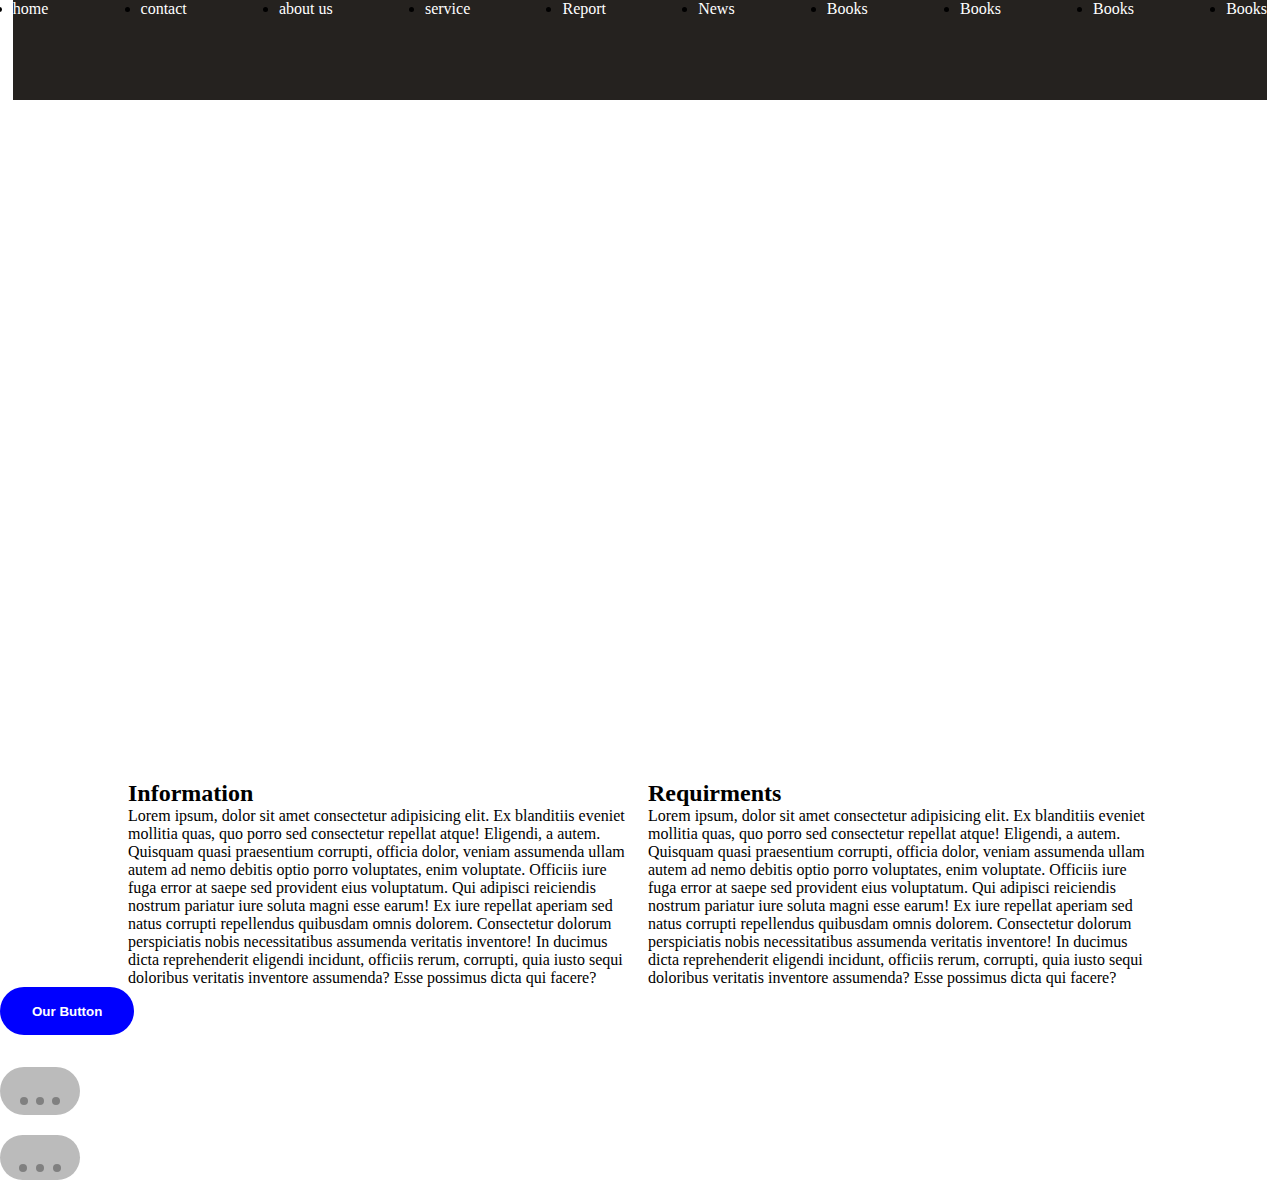
<file: index.html>
<!DOCTYPE html>
<html lang="en">
<head>
    <meta charset="UTF-8">
    <meta name="viewport" content="width=device-width, initial-scale=1.0">
    <title>Document</title>

    <style>
        *{
            box-sizing: border-box;
            margin: 0;
            padding: 0;
            /* background-color: blueviolet; */
        }

        .section{
            padding: 2rem 0;
            /* background-color: antiquewhite; */
        }

        .container{
            width: 80%;
            margin: 0 auto;
            max-width: 1440px;
            /* background-color: brown; */


        }

        .section.product-section{
            /* background-color: ; */
        }
        .products-section .container{
            display: grid;
            grid-template-columns: repeat(1, 1fr);
            gap: 1rem
        }
        .card{
            height: 300px;

            border-radius: 1rem;
            /* background-color: skyblue; */
            background-image: url(https://th.bing.com/th/id/R.0e3248681202fcf911cd50c0c9d42c0a?rik=UtU2WCwwvJ49lA&pid=ImgRaw&r=0);
            /* object-fit: cover; */
            background-repeat: no-repeat;
            background-size: cover;
            
            
        }

        @media screen and (min-width: 660px) {
            
            .products-section .container{
                grid-template-columns: repeat(2, 1fr);
            }
            
        }
        @media screen and (min-width: 880px) {
            
            .products-section .container{
                grid-template-columns: repeat(3, 1fr);
            }
            
        }
        @media screen and (min-width: 1020px) {
            
            .products-section .container{
                grid-template-columns: repeat(4, 1fr);
            }
            
        }
        @media screen and (min-width: 1440px) {
            
            .products-section .container{
                grid-template-columns: repeat(5, 1fr);
            }
            
        }
        .information-section .container{
            display: grid;
            grid-template-columns: repeat(1,1fr);
            gap: 1rem;
           

        }
        .information{
            /* background-color: bisque; */
            height: auto; 

        }
        .Requirements{

            /* background-color: bisque; */
            height: auto; 
        }
        @media screen and (min-width:660px){
            .information-section .container{
                grid-template-columns: repeat(1,1fr);
            }
        }
        @media screen and (min-width:770px){
            .information-section .container{
                grid-template-columns: repeat(2,1fr);
            }
        }
        .nav .container{
            background-color: rgb(37, 34, 31);
            width: 98%;
            height: 100px;
           
        }
        .nav-list {
            display: flex;
            justify-content: space-between;
            text-align: center;
          /* display: grid;
          grid-template-columns: repeat(1,1fr);
          gap: 1rem;
             */
        }
        /* @media screen and (min-width:600px){
            .nav-list .nav-item{
                grid-template-columns: repeat(4,1fr);
            } */
        
        .nav-link{
            color: white;
            text-decoration: none;
            
        }
        .btn{
            height: 3rem;
            padding:  0 2rem;
            background-color: blue;
            color:white;
            border-radius: 1000px;
            border: none;
            font-weight: bold;
            transition: all linear 200ms;
            margin-bottom: 2rem;
        }
        .btn:hover{
            background-color: blueviolet;
        }

        .message{
            height: 3rem;
            width: 80px;
            background-color: #bbb;
            border-radius: 1000px;
            padding: 0.625rem 1.25rem;
            display: flex;
            align-items: end;
            justify-content: space-between;
            margin-bottom: 20px;
        }

        .bubble{
            background-color: gray;
            height: 8px;
            width: 8px;
            border-radius: 50%;
            animation: jump linear 700ms infinite;
        }
        .bubble:nth-child(2){
            animation-delay: 200ms;
        }
        .bubble:nth-child(3){
            animation-delay: 400ms;
        }

        @keyframes jump{
            /* 0%{
                background-color: red;
            }
            100%{
                background-color: blue;
            } */
             0%, 60%, 100%{
                transform: translateY(0px);
            }
            50%{
                transform: translateY(-10px);
            } 
        }
        .message-box{
            height: 45px;
            width: 80px;
            background-color: #bbb;
            border-radius: 1000px;
            display: flex;
            align-items: end;
            justify-content: space-between;
            padding: 0.5rem 1.2rem;
        }
        .bubbles{
            height: 8px;
            width: 8px;
            background-color: gray;
            border-radius: 1000px;
            animation: updown linear 800ms infinite;
        }
        .bubbles:nth-child(2){
            animation-delay: 250ms;
        }
        .bubbles:nth-child(3){
            animation-delay: 500ms;
        }
        @keyframes updown{
            0%, %60, 100%{
                transform: translateY(0px);

            }
            50%{
                transform: translateY(-10px);

            }
        }


    </style>
    
</head>

<body>
    <header class="header">
        <nav class="nav">
            <div class="container">
                <ul class="nav-list">
                    <li class="nav-item">
                        <a href="home" class="nav-link">home</a>
                    </li>
                    <li>
                        <a href="contact" class="nav-link">contact</a>
                    </li>
                    <li>
                        <a href="about us" class="nav-link">about us</a>
                    </li>
                    <li>
                        <a href="service" class="nav-link">service</a>
                    </li>
                    <li>
                        <a href="report" class="nav-link">Report</a>
                    </li>
                    <li>
                        <a href="news" class="nav-link">News</a>
                    </li>
                    <li>
                        <a href="books" class="nav-link">Books</a>
                    </li>
                    <li>
                        <a href="books" class="nav-link">Books</a>
                    </li>
                    <li>
                        <a href="books" class="nav-link">Books</a>
                    </li>
                    <li>
                        <a href="books" class="nav-link">Books</a>
                    </li>
                    
                </ul>
            </div>
        </nav>
    </header>
    <!-- media queries -->
    <section class="section products-section">
        <div class="container">
            <div class="card"></div>
            <div class="card"></div>
            <div class="card"></div>
            <div class="card"></div>
            <div class="card"></div>
          
        </div>
    </section>
    <section class="information-section">
        <div class="container">
            <div class="information">
                <h2>Information</h2>
                <p>Lorem ipsum, dolor sit amet consectetur adipisicing elit. Ex blanditiis eveniet mollitia quas, quo porro sed consectetur repellat atque! Eligendi, a autem. Quisquam quasi praesentium corrupti, officia dolor, veniam assumenda ullam autem ad nemo debitis optio porro voluptates, enim voluptate. Officiis iure fuga error at saepe sed provident eius voluptatum. Qui adipisci reiciendis nostrum pariatur iure soluta magni esse earum! Ex iure repellat aperiam sed natus corrupti repellendus quibusdam omnis dolorem. Consectetur dolorum perspiciatis nobis necessitatibus assumenda veritatis inventore! In ducimus dicta reprehenderit eligendi incidunt, officiis rerum, corrupti, quia iusto sequi doloribus veritatis inventore assumenda? Esse possimus dicta qui facere?</p>
            </div>
            <div class="Requirements">
                <h2>Requirments</h2>
                <p>Lorem ipsum, dolor sit amet consectetur adipisicing elit. Ex blanditiis eveniet mollitia quas, quo porro sed consectetur repellat atque! Eligendi, a autem. Quisquam quasi praesentium corrupti, officia dolor, veniam assumenda ullam autem ad nemo debitis optio porro voluptates, enim voluptate. Officiis iure fuga error at saepe sed provident eius voluptatum. Qui adipisci reiciendis nostrum pariatur iure soluta magni esse earum! Ex iure repellat aperiam sed natus corrupti repellendus quibusdam omnis dolorem. Consectetur dolorum perspiciatis nobis necessitatibus assumenda veritatis inventore! In ducimus dicta reprehenderit eligendi incidunt, officiis rerum, corrupti, quia iusto sequi doloribus veritatis inventore assumenda? Esse possimus dicta qui facere?</p>
            </div>
        </div>
    </section>

    <section>
        <button class="btn">Our Button</button>

        <div class="message">
            <div class="bubble"></div>
            <div class="bubble"></div>
            <div class="bubble"></div>
        </div>
        <div class="message-box">
            <div class="bubbles"></div>
            <div class="bubbles"></div>
            <div class="bubbles"></div>
        </div>
    </section>
</body>
</html>
</file>
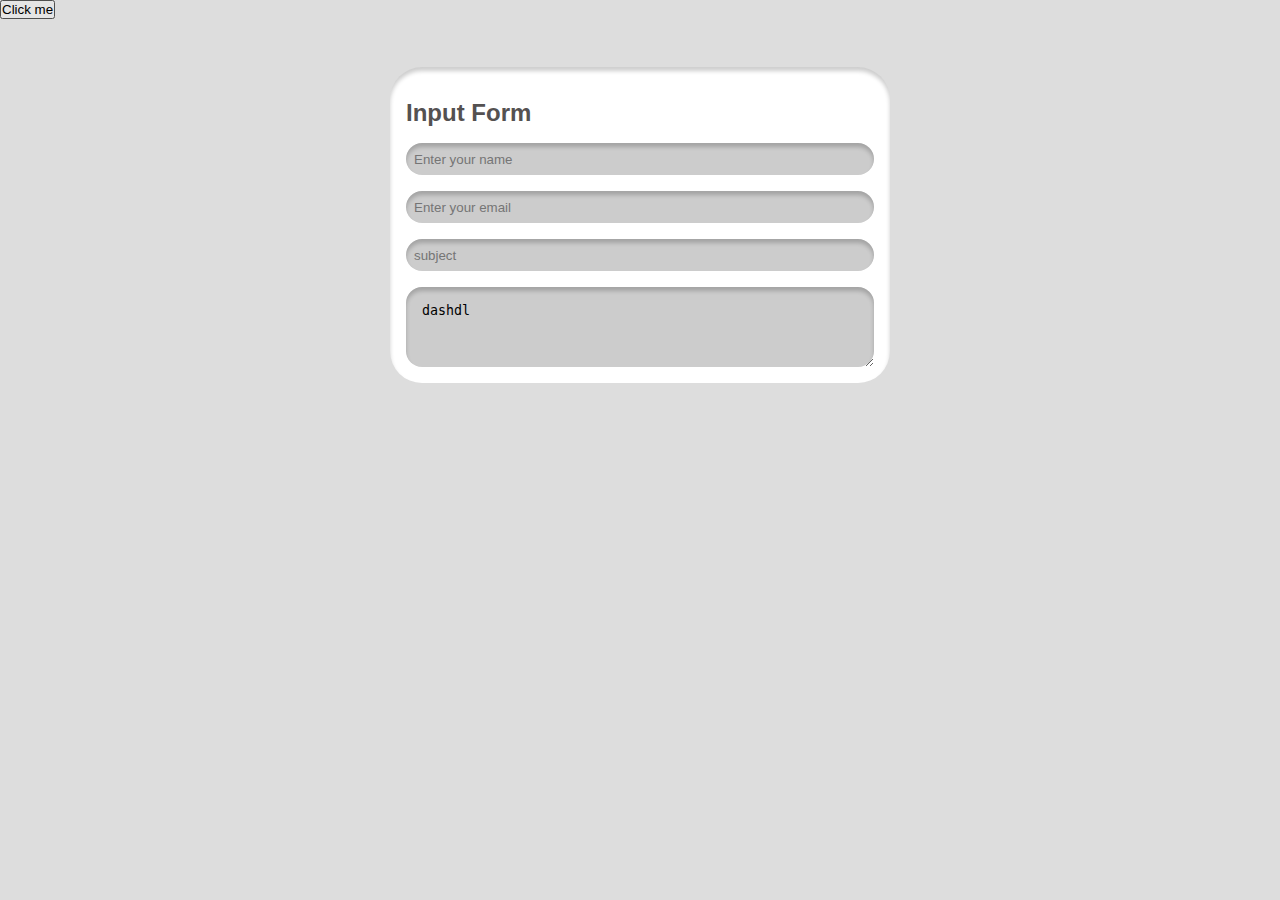
<file: card/form.html>
<!DOCTYPE html>
<html lang="en">
<head>
    <meta charset="UTF-8">
    <meta name="viewport" content="width=device-width, initial-scale=1.0">
    <title>Document</title>
    <style>

        *{
            margin: 0;
            padding: 0;
            box-sizing: border-box;
        }
        html,body{
            font-family: Arial;
            background-color: #ddd;
        }
        /* .user-form{
            padding: 1rem;
            padding-top: 2rem;
            border-radius: 1.5rem;
            box-shadow: 0 2px 4px 0 rgba(0,0,0,0.2);
            width: 500px;
            display: flex;
            flex-direction: column;
            gap:1rem;
            background-color: white;
            margin: 0 auto;
            margin-top: 3rem;
            margin-bottom: 3rem;
        } */
        /* input, textarea{
            border: none;
            padding: 0 1rem;
            background-color: #ccc;
            box-shadow: inset 0 2px 4px 0 rgba(0,0,0,0.2);
        } */
        /* input{
            border-radius: 1000px;
            height: 3rem;
        } */
        /* textarea{
            height: 6rem;
            border-radius: 1.5rem;
        } */
        /* h2{
            color: #444;
        } */
        .input-form{
            background-color: white;
            width: 500px;
            
            padding: 1rem;
            padding-top: 2rem;
            display: flex;
            flex-direction: column;
            gap: 1rem;
            box-shadow: inset 0 4px 4px 0 rgba(0,0, 0, 0.2);
            margin: 0 auto;
            margin-top: 3rem;
            border-radius: 2rem;

        }
        input{
            
            border-radius: 1rem;
            height: 2rem;
            padding: 0 0.5rem;
            
        }
        input,textarea{
            background-color: #ccc;
            border: none;
            box-shadow: inset 0 4px 4px 0 rgba(0, 0, 0, 0.2);
        }
        
        textarea{
            height: 5rem;
            border-radius: 1rem;
            padding: 1rem;
            outline: none;
            border:2px rgb(176, 46, 46);
        }
        h2{
            color: rgb(84, 81, 81);
        }

        input:focus{
            outline: none;

            
            
        }
    </style>
</head>
<body>
    <button>Click me</button>
    <form action="" class="user-form">
        <!-- intput control -->
        <!-- <div class="input-control">
            <label for="name">Name</label>
            <input type="text" id="name">
        </div> -->
        <!-- <h2>User form</h2>
        <input type="text" placeholder="Enter your name">
        <input type="email" placeholder="Enter your email">
        <input type="text" placeholder="Subject">
        <textarea name="message" id=""></textarea> -->

    </form>
    <form action="" class="input-form">
        <h2>Input Form</h2>
        <input type="text" placeholder="Enter your name">
        <input type="email" placeholder="Enter your email">
        <input type="text" placeholder="subject">
        <textarea name="message" id="">dashdl</textarea>
    </form>
</body>
</html>
</file>
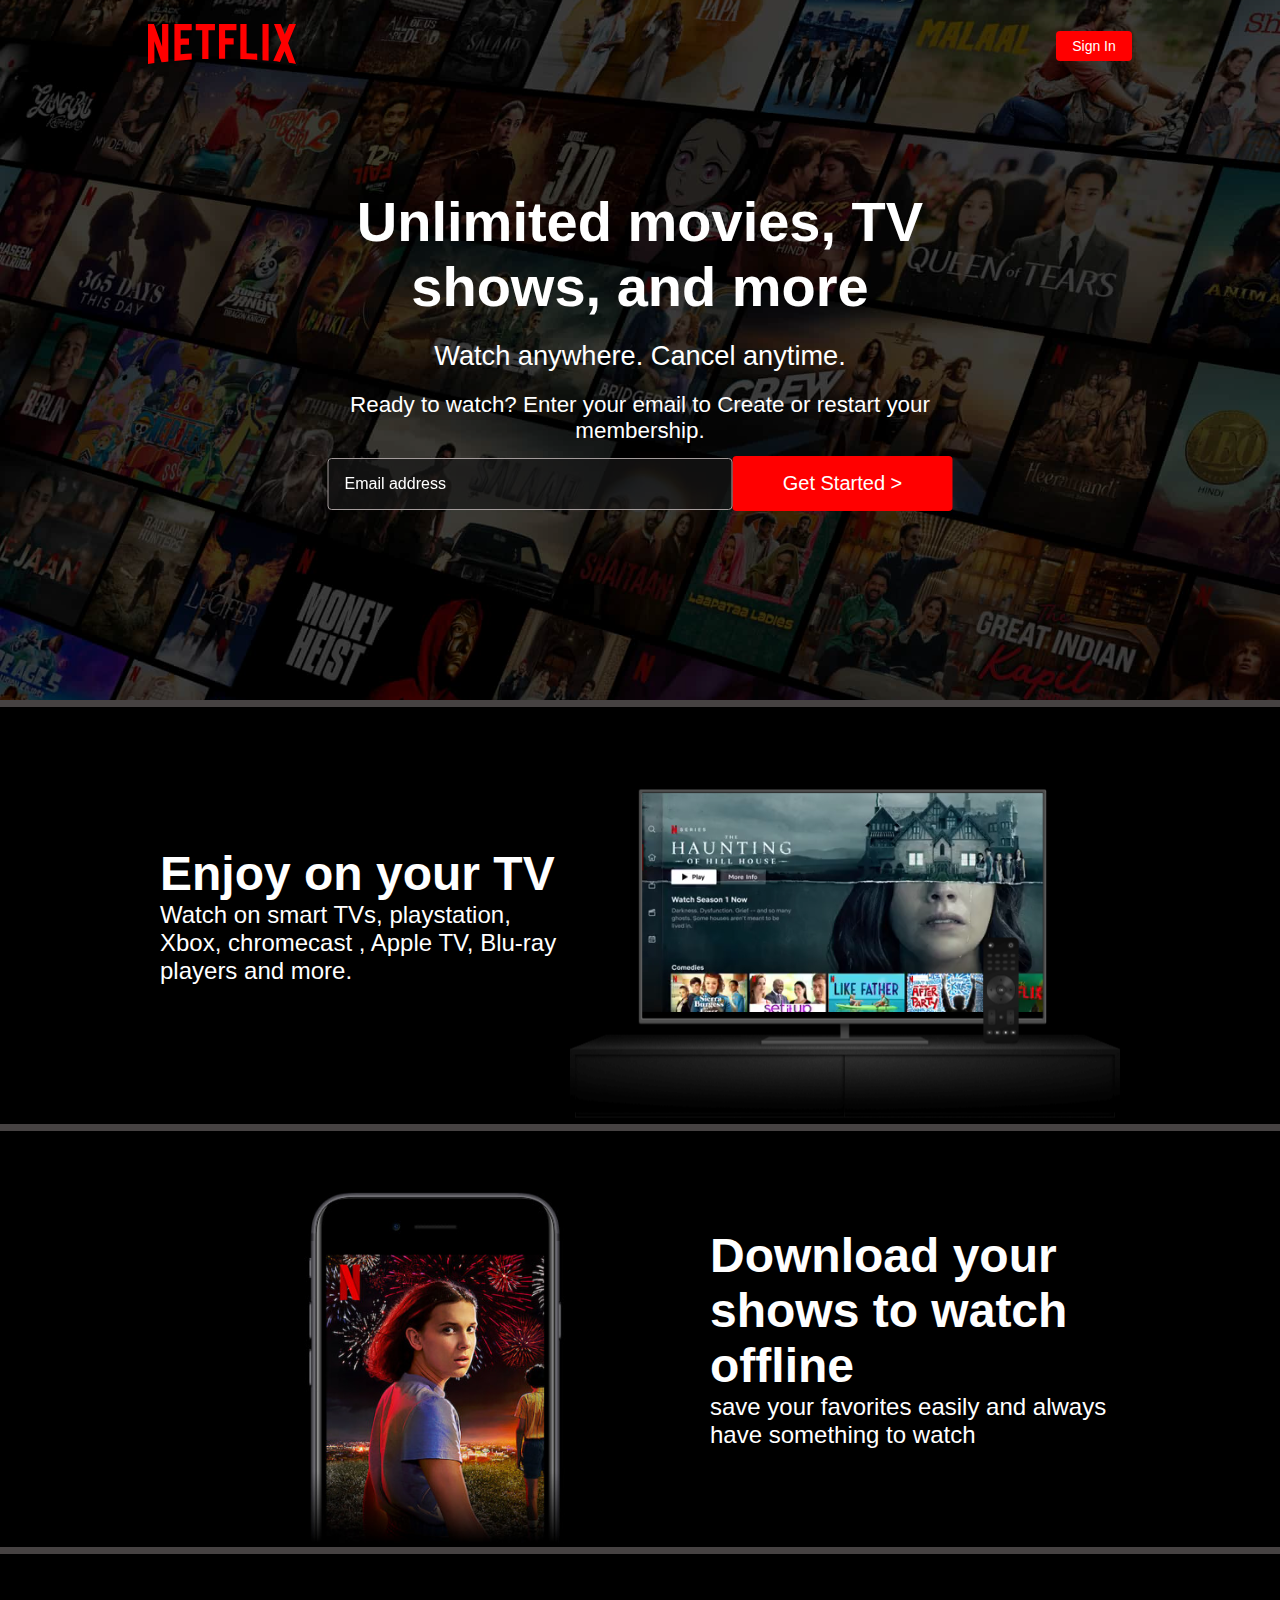
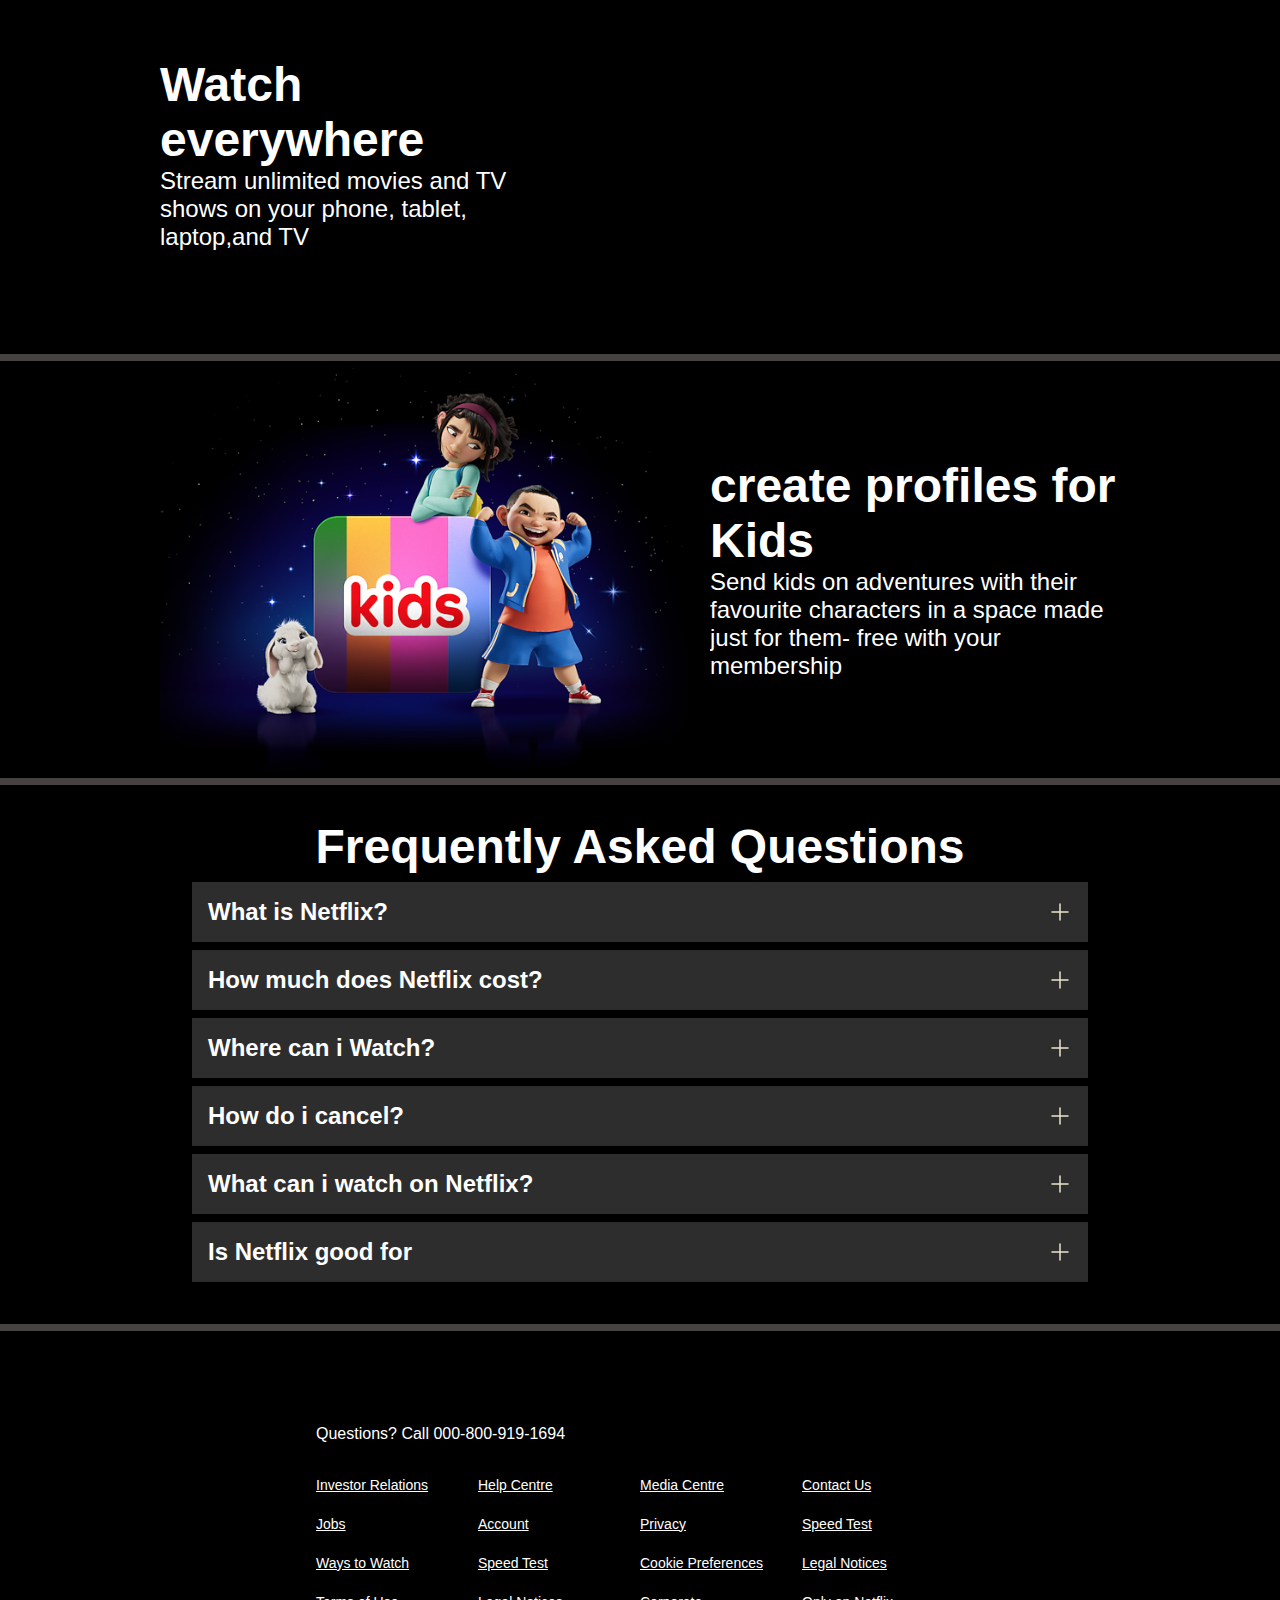
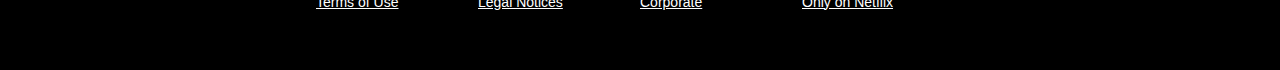
<file: project-1/NeflixClone.html>
<!DOCTYPE html>
<html lang="en">
<head>
    <meta charset="UTF-8">
    <meta name="viewport" content="width=device-width, initial-scale=1.0">
    <title>Netflix</title>
   <link rel="stylesheet" href="CloneStyle.css">
  
</head>
<body>
   <div class="main">
      <div class="main-shadow"></div>
      <header>
        <nav>
            <div class="logo">
              
                <img src="./assets/logo.svg" alt="">
    
            </div>
            <div class="sign-in-link">
                <a href="">Sign In</a>
            </div>
        </nav>
      <header>
      <div class="home">
            <h1>Unlimited movies, TV shows, and more</h1>
            <p>Watch anywhere. Cancel anytime.</p>
            <div class="form">
                <h3>Ready to watch? Enter your email  to Create or restart your membership.</h3>
                <div class="form-items">
                    <input type="email" class="email"  placeholder="Email address">
                    <button type="submit" id="get-start-button">Get Started &gt; </button>
                </div>
            </div>
      </div>
   </div>
   <div class="seperation"></div>
    <section class="first">
        <div>
            <h1>Enjoy on your TV</h1>
            <p>Watch on smart TVs, playstation, Xbox, chromecast , Apple TV, Blu-ray players and more.</p>  
        </div>
        <div class="secImg">
            <img src="./assets/images/tv.png" alt="">
            <video src="./assets/videos/video-tv-0819.m4v" autoplay muted loop></video>
        </div>
    </section>
    <div class="seperation"></div>
    <section class="first second">
        <div class="secImg">
            <img src="./assets/images/mobile-0819.jpg" alt="">
        </div>
        <div>
            <h1>Download your shows to watch offline</h1>
            <p>save your favorites easily and always have something to watch</p>
        </div>
    </section>
    <div class="seperation"></div>
    <section class="first third">
         <div>
            <h1>Watch everywhere</h1>
         <p>Stream unlimited movies and TV shows on your phone, tablet, laptop,and TV</p>
         </div>
         <div class="secImg">

         </div>
    </section>
    <div class="seperation">

    </div>
    <section class="first fourth">
        <div class="secImg">
            <img src="./assets/images/bg.jpg" alt="">
        </div>
        <div>
            
            <h1>create profiles for Kids</h1>
            <p>Send kids on adventures with their favourite characters in a space made just for them- free with your membership</p>

        </div>

    </section>
    <div class="seperation">
        
    </div>
    <section class="faq">
        <h1>Frequently Asked Questions</h1>
        
        <div class="Questions">
            <h4>What is Netflix?</h4>
            <svg width="24" height="24" viewBox="0 0 24 24" fill="white" xmlns="http://www.w3.org/2000/svg">
                <path d="M12 4V20" stroke="#141B34" stroke-width="1.5" stroke-linecap="round" stroke-linejoin="round" />
                <path d="M4 12H20" stroke="#141B34" stroke-width="1.5" stroke-linecap="round" stroke-linejoin="round" />
            </svg>
        </div>
        <div class="Questions">
            <h4>How much does Netflix cost?</h4>
            <svg width="24" height="24" viewBox="0 0 24 24" fill="white" xmlns="http://www.w3.org/2000/svg">
                <path d="M12 4V20" stroke="#141B34" stroke-width="1.5" stroke-linecap="round" stroke-linejoin="round" />
                <path d="M4 12H20" stroke="#141B34" stroke-width="1.5" stroke-linecap="round" stroke-linejoin="round" />
            </svg>
        </div>
        <div class="Questions">
            <h4>Where can i Watch?</h4>
            <svg width="24" height="24" viewBox="0 0 24 24" fill="white" xmlns="http://www.w3.org/2000/svg">
                <path d="M12 4V20" stroke="#141B34" stroke-width="1.5" stroke-linecap="round" stroke-linejoin="round" />
                <path d="M4 12H20" stroke="#141B34" stroke-width="1.5" stroke-linecap="round" stroke-linejoin="round" />
            </svg>
        </div>
        <div class="Questions">
            <h4>How do i cancel?</h4>
            <svg width="24" height="24" viewBox="0 0 24 24" fill="white" xmlns="http://www.w3.org/2000/svg">
                <path d="M12 4V20" stroke="#141B34" stroke-width="1.5" stroke-linecap="round" stroke-linejoin="round" />
                <path d="M4 12H20" stroke="#141B34" stroke-width="1.5" stroke-linecap="round" stroke-linejoin="round" />
            </svg>
        </div>
        <div class="Questions">
            <h4>What can i watch on Netflix?</h4>
            <svg width="24" height="24" viewBox="0 0 24 24" fill="white" xmlns="http://www.w3.org/2000/svg">
                <path d="M12 4V20" stroke="#141B34" stroke-width="1.5" stroke-linecap="round" stroke-linejoin="round" />
                <path d="M4 12H20" stroke="#141B34" stroke-width="1.5" stroke-linecap="round" stroke-linejoin="round" />
            </svg>
        </div>
        <div class="Questions">
            <h4>Is Netflix good for</h4>
            <svg width="24" height="24" viewBox="0 0 24 24" fill="white" xmlns="http://www.w3.org/2000/svg">
                <path d="M12 4V20" stroke="#141B34" stroke-width="1.5" stroke-linecap="round" stroke-linejoin="round" />
                <path d="M4 12H20" stroke="#141B34" stroke-width="1.5" stroke-linecap="round" stroke-linejoin="round" />
            </svg>
        </div>

    </section>
    <div class="seperation">

    </div>
    <footer>
       
        <div class="questions">
            Questions? Call 000-800-919-1694
        </div>
        <div class="footer">
            <div class="footer-item"> 
                <a href="faq">Investor Relations</a>
                <a href="faq">Jobs</a>
                <a href="faq">Ways to Watch</a>
                <a href="faq">Terms of Use</a>
            </div>

            <div class="footer-item"> 
                <a href="faq">Help Centre</a>
                <a href="faq">Account</a>
                <a href="faq">Speed Test</a>
                <a href="faq">Legal Notices</a>
            </div>
            <div class="footer-item">
                <a href="faq">Media Centre</a>
                <a href="faq">Privacy</a>
                <a href="faq">Cookie Preferences</a> 
                <a href="faq">Corporate</a>
            </div>

            <div class="footer-item">
                <a href="faq">Contact Us</a>
                <a href="faq">Speed Test</a> 
                <a href="faq">Legal Notices</a> 
                <a href="faq">Only on Netflix</a>
            </div>
        </div>

    </footer>
</body>
</html>
</file>
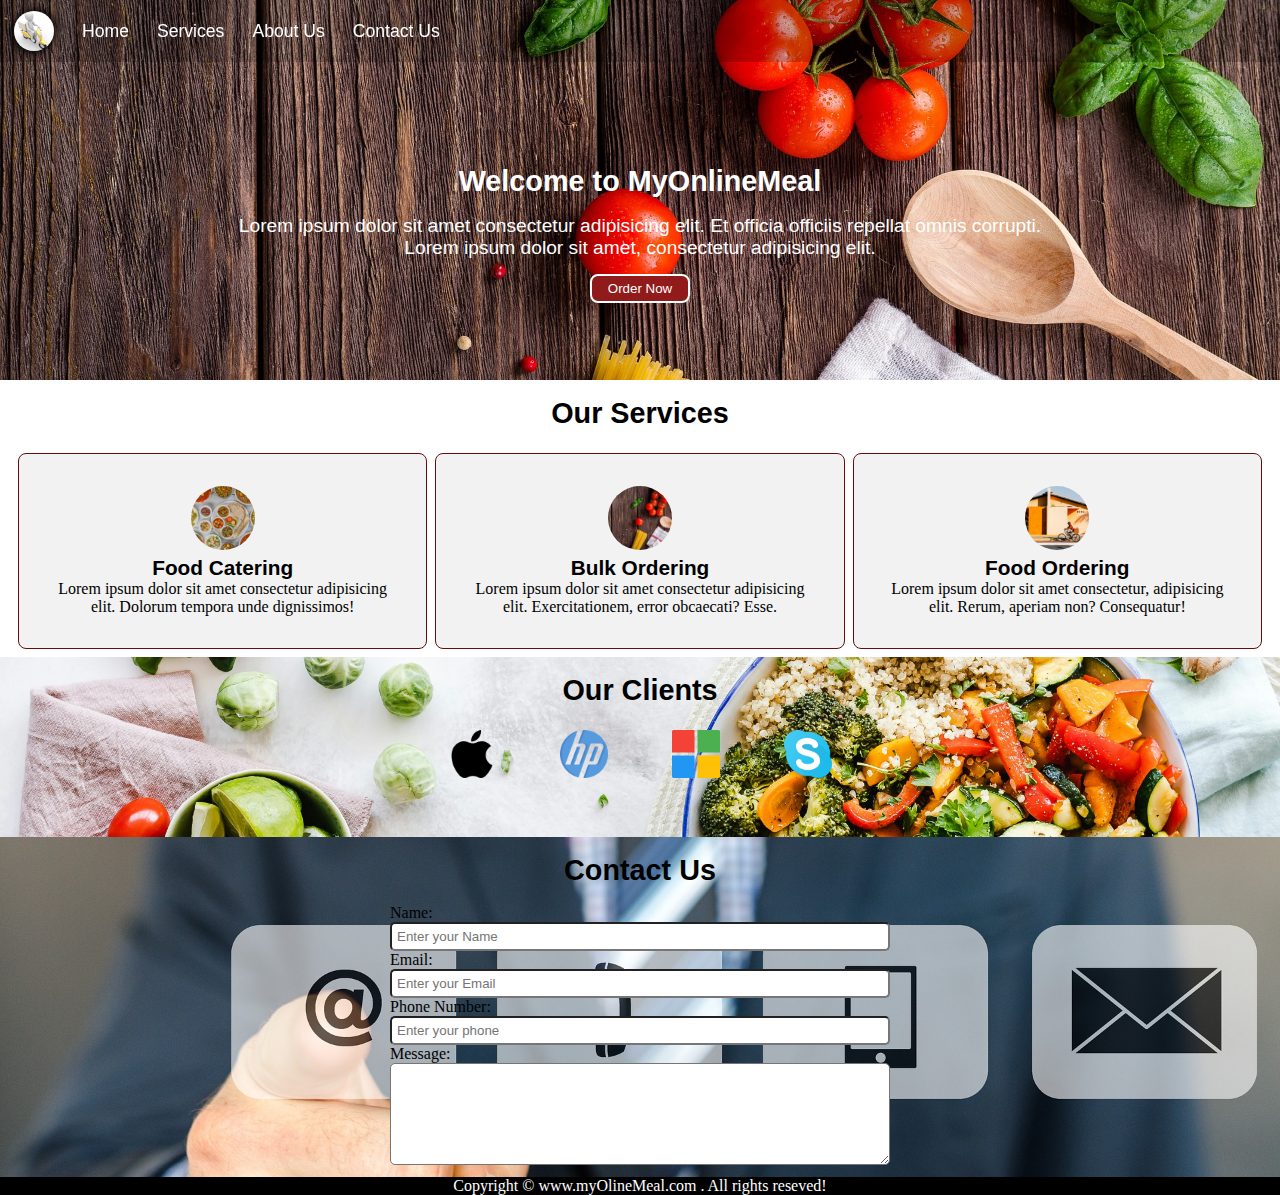
<file: project-2/pro.html>
<!DOCTYPE html>
<html lang="en">
<head>
    <meta charset="UTF-8">
    <meta name="viewport" content="width=device-width, initial-scale=1.0">
    <title>Best Oline Food Delivery Service in Nepal | MyOnlineMeal.com</title>
    <link rel="stylesheet" href="pro.css">
  
</head>
<body>

    <!-- navbar -->

    <nav id="navbar">
        <div id="logo">
            <img src="./img/scooter-1027351_1280.jpg" alt="">
        </div>
        <ul>
            <li class="item"><a href="">Home</a></li>
            <li class="item"><a href="">Services</a></li>
            <li class="item"><a href="">About Us</a></li>
            <li class="item"><a href="">Contact Us</a></li>
        </ul>
    </nav> 

    <!-- Home section -->
    <section id="home">
       <h1 class="h-primary">Welcome to MyOnlineMeal</h1>
       <p>Lorem ipsum dolor sit amet consectetur adipisicing elit. Et officia officiis repellat omnis corrupti.</p>
       <p>Lorem ipsum dolor sit amet, consectetur adipisicing elit.</p>
       <button class="button">Order Now</button>
     </section> 

     <!-- Services section -->

    <section id="services-container" >
        <h1 class="h-primary center" >Our Services</h1>
        <div id="services" >
            <div class="box" >
                <div class="img-div-1">
               </div>
                <h2 class="h-secondary center">Food Catering</h2>
                <p>Lorem ipsum dolor sit amet consectetur adipisicing elit. Dolorum tempora unde dignissimos!</p>
            </div>
            <div class="box">
                <div class="img-div-2">
                
                </div>
                <h2 class="h-secondary center">Bulk Ordering</h2>
                <p>Lorem ipsum dolor sit amet consectetur adipisicing elit. Exercitationem, error obcaecati? Esse.</p>
            </div>
            <div class="box">   
                <div class="img-divLast">
               
                </div>
                <h2 class="h-secondary center">Food Ordering</h2>
                <p>Lorem ipsum dolor sit amet consectetur, adipisicing elit. Rerum, aperiam non? Consequatur!</p>
            </div>
            
        </div>

    </section> 

    <!-- client section -->

    <section id="client-section">
        <h1 class="h-primary center">Our Clients</h1>
        <div id="client">
            <div class="clients-itmes">
                <img src="./img/apple.png" alt="">
            </div>
            <div class="clients-itmes">
                 <img src="./img/hp.png" alt="">
            </div>
            <div class="clients-itmes">
                 <img src="./img/microsoft.png" alt="">
            </div>
            <div class="clients-itmes">
                <img src="./img/social.png" alt="">
            </div>

        </div>
    </section>

    <!-- contact us section -->

    <section id="contact-us-section">
        <h1 class="h-primary center">Contact Us</h1>
        <div id="contact-us">
        <form action="">
            <div class="form-group">
                <label for="name">Name: </label>
                <input type="text" name="name" id="name" placeholder="Enter your Name">
            </div>
            <div class="form-group">
                <label for="email">Email: </label>
                <input type="email" name="name" id="email" placeholder="Enter your Email">
            </div>
            <div class="form-group">
                <label for="phone">Phone Number: </label>
                <input type="phone" name="name" id="phone" placeholder="Enter your phone">
            </div>
            <div class="form-group">
                <label for="message">Message: </label>
                <textarea name="message" id="message" cols="30" rows="6"></textarea>
            </div>
        </form>
          
        </div>
    </section>

    <!-- footer -->
    
    <footer id="footer">
        <div class="center">
            Copyright &copy; www.myOlineMeal.com . All rights reseved!
        </div>
    </footer>

   
</body>
</html>
</file>
<file: project-1/CloneStyle.css>
*{
    margin: 0;
    padding: 0;
    box-sizing: border-box;
}

:root{
    --main-bg-color:black;
    --main-text-color:white;
    --accent-color:red;
}

html,body{
        background-color: black; 
        font-family: Arial, Helvetica, sans-serif;
        color: var(--main-text-color);
        
 }
.main{
    background: url(./assets/images/home.jpg) no-repeat center center/cover;
    height: 700px;
    width: 100%;
    position: relative;
    
}
.main .main-shadow{
    position: absolute;
    background-color: black;
    height: 100%;
    width: 100%;
    opacity: 0.69;
    top: 0;
}

header{
    
    margin: 0px 48px;
    padding: 24px 100px;
}

nav{
    display: flex;
    justify-content:space-between;
    align-items: center;
}

nav .logo{
    width: 30%;
    z-index: 10;
}

nav .logo img{
    height: 40px;
    object-fit: cover;
    
}

nav .sign-in-link{
    width: 65%;
    height: 36px;
    display: flex;
    align-items: center;
    justify-content: end;
    z-index: 10;
   
}
nav .sign-in-link a{
    background-color: red; 
    height: 30px; 
    width: 76px;
    border-radius: 4px;
    color: white;
    display: flex;
    align-items: center;
    justify-content: center;
    font-family: Arial, Helvetica, sans-serif;
    text-decoration: none;
    padding: 12px;
    transition: 0.4s;
    font-size: 14px;
}
nav .sign-in-link a:hover{
   opacity: 0.7;
}
.home{
    position: absolute; 
    top: 50%;
    left: 50%;
    transform: translate(-50%,-50%);
   color: white;
   display: flex;
   align-items: center;
   justify-content: center;
   flex-direction: column; 
   height:100%;
   max-width: 90vw;
   gap: 1.3rem;

}
.home>h1{
    font-size: 3.5rem;
    font-weight: bolder;
    text-align: center;
}
.home>p{
    font-size: 1.7rem;
}

.form{
    display: flex;
    align-items: center;
    justify-content: center;
    flex-direction: column;
    max-width: 90vw;
}
.home .form>h3{
    font-size: 1.4rem;
    font-weight: 400;
    text-align: center;
}
.form-items{
    margin-top: 12px;
    padding: 0px 16px;
    display: flex;
    align-items: center;
    justify-content: space-between;
    
    
}

.form-items input {
    padding: 16px 180px 16px 16px;
    background-color: rgba(23, 23, 23, 0.7);
    font-size: 1rem;
    border: 1px solid rgb(163, 155, 155);
    border-radius: 4px;
    filter: opacity(1);
    color: white;
}
input::placeholder{
    color: white;
   
}
input:focus::placeholder{
    color: white;
   position:absolute;
   top: 10%;
   left: 5%;
   font-size: 0.8rem;

}
input:focus{
    border: 2px solid white;
    
}
.form-items #get-start-button{
    height: 55px;
    width: 220px;
    background-color: red;
    border: none;
    border-radius: 4px;
    font-size: 20px;
    color: white;
    transition: 0.4s;

}
.form-items #get-start-button:hover{
    opacity: 0.7;
    
}

.seperation{
    height: 7px;
    background-color:rgb(70, 66, 66) ;
    z-index: 0;
    width: 100%;

}
.first{
  color: white;
  display:flex;
  justify-content: center;
  align-items: center;
  margin: auto;
  max-width: 75vw;
}
.secImg{
    position: relative;
}
.secImg img{
    width: 550px;
    position: relative;
    z-index: 10 ;
}
.secImg video{
    position: absolute;
    top: 69px;
    left: 70px;
    width: 420px;
}
section.first>div :nth-child(1){
    font-size: 48px;
    font-weight: bolder;
}
section.first>div :nth-child(2){
    font-size: 24px;
}
 section.first.third{
    height: 400px;
    justify-content: start;
}
section.first.third>div{
    max-width: 30vw;
} 
.faq{
    color: white;
    
    padding: 34px;
}
.faq h1{
    font-size: 48px;
    font-weight: bolder; 
    text-align: center;
}

.Questions{
    color: white;
    background-color: #2d2d2d;
    display: flex;
    align-items: center;
    justify-content: space-between;
    max-width: 70vw;
    font-size: 24px;
    margin: 8px auto;
    cursor: pointer;
    padding: 16px;
    transition: all 1s ease-out;
}

.Questions svg {
    filter: invert(1);
}
.Questions:hover{
    background-color: #414141;
    color: white;
}

footer {
    color: white;
    max-width: 60vw;
    margin: auto;
    padding: 60px;
}

footer .questions {
    padding: 34px 0;
}


.footer {
    display: grid;
    grid-template-columns: 1fr 1fr 1fr 1fr;
    color: white;
}

.footer a {
    font-size: 14px;
    color: white;
}

.footer-item {
    display: flex;
    flex-direction: column;
    gap: 23px;
 }
 @media screen and (max-width:600px) {
    header{
        margin: 0px 8px;
        padding: 24px 16px;
    }
    nav .logo img{
        height: 24px;
        object-fit: cover;
    }
    .home>h1{
        font-size: 2rem;
    }
    .home>p{
        font-size: 1.2rem;
    }
    
    .home .form>h3{
        font-size: 1.2rem;
        
    }
    .form-items{
        display: flex;
        align-items: center;
        flex-direction: column;
        gap: 1rem;
    }
    .form-items input{
        padding: 16px 16px 16px 16px;
        width: 500px;
    }
    .first{
        display: flex;
        justify-content: center;
        align-items: center;
        flex-direction: column;
    }
    .secImg img{
        width: 500px;
    }
    .secImg video{
        width: 370px;
    }
    section.first>div :nth-child(1){
        font-size: 30px;
        font-weight: bolder;
        text-align: center;
    }
    section.first>div :nth-child(2){
        font-size: 20px;
        text-align: center;
    }
 }
</file>
<file: project-2/pro.css>
*{
    margin: 0;
    padding: 0;
    box-sizing: border-box;
}
html,body{
 height: 100%;
 width: 100%;
}

#navbar{
    
    height: 62px;
    width: 100%;
    display: flex;
    align-items: center;
    position: fixed;
    background-color: rgba(0, 0, 0, 0.2);

   
}

 /* logo and image */
 #logo{
    height: 40px;
    width: 40px;
    border-radius: 50%;
    overflow: hidden;
    box-shadow: -3px 3px 7px rgb(11, 10, 10), 2px -2px 7px rgb(11, 10, 10);
    margin: 10px 34px;
}

 #logo img{
    height: 100%;
    width: 100%;
    object-fit: cover;
}

/* Navigation Bar: List Styling */

#navbar ul{
    display: flex;
   font-family: 'Franklin Gothic Medium', 'Arial Narrow', Arial, sans-serif;
}

#navbar ul li{
    list-style: none;
    align-content: center;
    font-size: 1rem;
}

#navbar ul li a {
    text-decoration: none;
    display: block;
    padding: 3px 20px;
    border-radius: 20px;
    text-decoration: none;
    color: white;
    transition:0.3s;
}

#navbar ul li a:hover{
    color:black;
    background: white;
}
 
/* Home Section */

.nav-substitute{
    height: 54px;
} 
#home{
    display:flex;
    flex-direction: column;
    justify-content: center;
    align-items: center;
    
    padding: 3px 200px; 
    /* padding: 3px 5%;  */
    height: 380px;
    
    /* height: 100vh; */
}


#home{
    background: url("./img/spaghetti-1932466_1920.jpg") no-repeat center center/cover;


}



#home h1{
    color: white;
    font-family: Arial, Helvetica, sans-serif ;
    text-align: center; 
   
    
}

#home p{
    color: white;
    text-align: center;
    font-size:1.3rem ;
    font-family: Arial, Helvetica, sans-serif;
    

}

.button{
    padding: 5px 16px;
    border: 2px solid white;
    background-color: rgb(145, 26, 26);
    border-radius: 8px;
    color: white;
    margin: 15px;
    cursor: pointer;

}

/* utility  classes*/
.h-primary{
    font-size: 2rem;
    font-family: Arial, Helvetica, sans-serif ;
    padding: 17px;

}

.h-secondary{
    font-size: 1.3rem;
    font-family: Arial, Helvetica, sans-serif ;

}
.center{
    text-align: center;
}

/* Services Section */

#services{
    display: grid;
    grid-template-columns: repeat(1,1fr);
  
    margin: 6px;
    padding: 0px 12px;
    gap: 8px;
    
    

}
#services .box{
   
    border: 1px solid rgb(101, 14, 14);
    border-radius: 8px;
    padding: 32px;
    display: flex;
    flex-direction: column;
    align-items: center;
    justify-content: center;
    background-color: #f2f2f2;
   
  
}



.box .img-div-1{
    height:64px;
    width: 64px;
    border-radius: 50%;
    background:url('./img/food-6056720_1920.jpg');
    background-repeat: no-repeat;
    background-size: cover;
    background-position: center;
    margin-bottom:6px ;
}
.box .img-div-2{
    height: 64px;
    width: 64px;
    border-radius: 50%;
    background:url('./img/spaghetti-1932466_1920.jpg');
    background-repeat: no-repeat;
    background-size: cover;
    background-position: center;
    margin-bottom:6px ;
    
    
}
.box .img-divLast{
    height: 64px;
    width: 64px;
    border-radius: 50%;
    background:url('./img/bicycle-7798227_1920.jpg');
    background-repeat: no-repeat;
    background-size: cover;
    background-position: center;
    margin-bottom:6px ;
}

.box p{
    text-align: center;
}

#client-section{
    background: url('./img/pexels-ella-olsson-572949-1640777.jpg') no-repeat center center/cover;
    margin-top: 8px;
    height: 180px;
    width: 100%;
}

#client{
    display: flex;
    align-items: center;
    justify-content: center;

}

.clients-itmes {
    padding:6px 32px;


}
.clients-itmes img{
height: 3rem;


}
 
#contact-us-section{
    height: 340px;
    background: url(./img/contact-us-2993000_1920.jpg) no-repeat center center/cover ;
}

#contact-us{
    display: flex;
    align-items: center;
    justify-content: center;


}
#contact-us input, #contact-us textarea{
    width: 100%;
    padding: 5px;
    border-radius: 5px;

}
#contact-us form{
    /* width: 30%; */
    width: 70%; 
    max-width: 500px;
}
   
/* footer */

footer{
    background:black ;
    color: white;
    padding: 5px 10px-  
   
}
/* responsive at screen size 452px */

 @media screen and (min-width:452px) {
    #logo{
        margin: 10px 14px;
    }
    #navbar ul li{
        font-size: 1.1rem;
    }
    #navbar ul li a{
        padding: 3px 14px;
    }
    #home{
        padding: 90px 20px 5px;
        width: 100%;
    }
    .h-primary{
        font-size: 1.8rem;
    }
    #home p{
        font-size:1.2rem;
    }
    #services {
        display: grid;
        grid-template-columns: repeat(1 ,1fr);
    }
    #contact-us form {
        width: 60%;
    }

}  
@media screen and (min-width:692px) {
    /* #logo{
        margin: 10px 14px;
    }
    #navbar ul li{
        font-size: 1.1rem;
    }
    #navbar ul li a{
        padding: 3px 14px;
    }
    #home{
        padding: 90px 20px 5px;
        width: 100%;
    }
    .h-primary{
        font-size: 1.8rem;
    }
    #home p{
        font-size:1.2rem;
    } */
    #services {
        display: grid;
        grid-template-columns: repeat(3,1fr);
    }
    /* #contact-us form {
        width: 60%;
    } */

}
</file>
